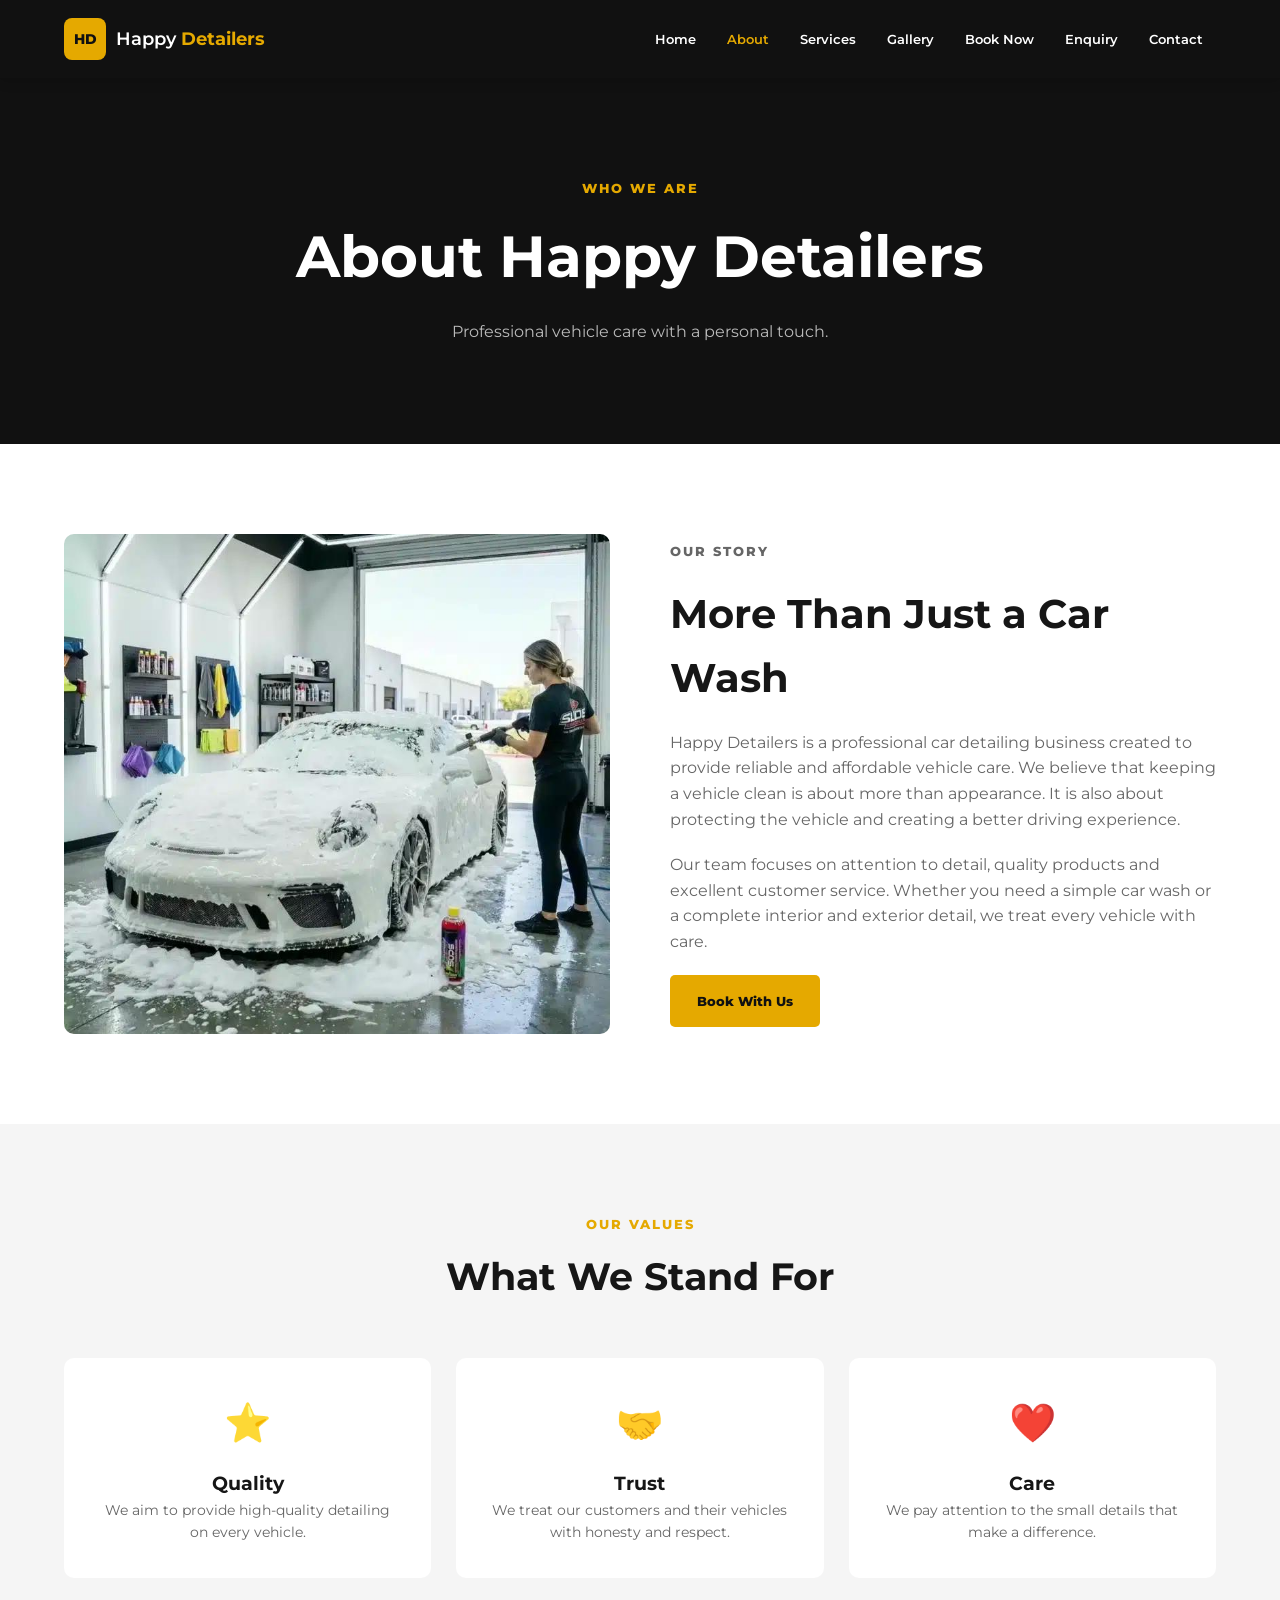
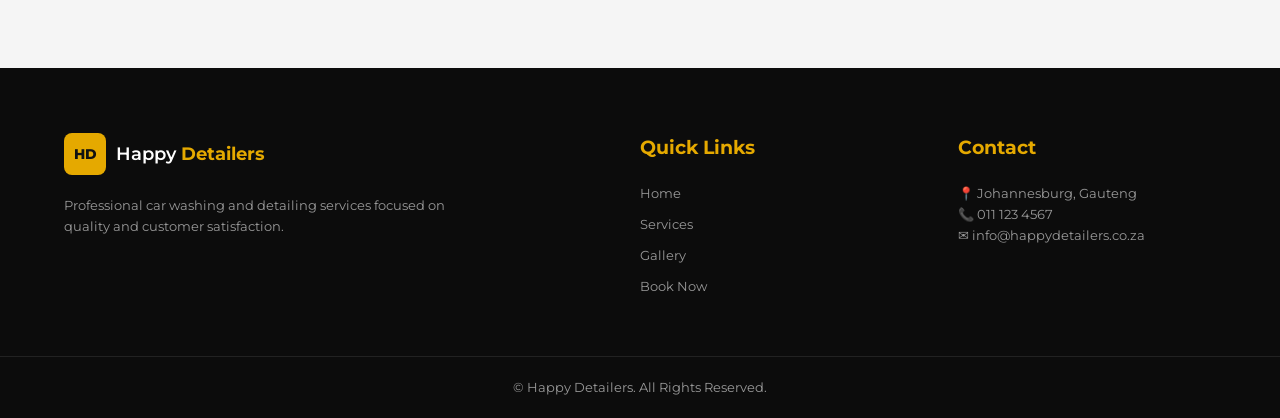
<file: about.html>
<!DOCTYPE html>
<html lang="en">
<head>

    <meta charset="UTF-8">
    <meta name="viewport" content="width=device-width, initial-scale=1.0">

    <title>About Us | Happy Detailers</title>

    <link rel="stylesheet" href="css/styles.css">

    <link rel="preconnect" href="https://fonts.googleapis.com">
    <link rel="preconnect" href="https://fonts.gstatic.com" crossorigin>
    <link href="https://fonts.googleapis.com/css2?family=Montserrat:wght@400;500;600;700;800&display=swap" rel="stylesheet">

</head>

<body>

<header class="header">

    <div class="container nav-container">

        <a href="index.html" class="logo">
            <span class="logo-icon">HD</span>
            <span>Happy <strong>Detailers</strong></span>
        </a>

        <button class="menu-toggle" id="menuToggle">☰</button>

        <nav class="navbar" id="navbar">
            <a href="index.html">Home</a>
            <a href="about.html" class="active">About</a>
            <a href="services.html">Services</a>
            <a href="gallery.html">Gallery</a>
            <a href="booking.html">Book Now</a>
            <a href="enquiry.html">Enquiry</a>
            <a href="contact.html">Contact</a>
        </nav>

    </div>

</header>


<main>

<section class="page-banner">

    <div class="container">

        <p class="small-title">WHO WE ARE</p>

        <h1>About Happy Detailers</h1>

        <p>
            Professional vehicle care with a personal touch.
        </p>

    </div>

</section>


<section class="section">

    <div class="container about-grid">

        <div class="about-image">
            <img src="images/_F4WR0TLExxnwlr7-lEGhakg_oUDuvJ_mCGQrLr1C-RzXDeaFekiOj8MmpuZEW0eDHwP3LemDoKowCGLQwpUFH_YjyyWE9HIFJ6UQEDXD-GvjuJZjHeg5dnG6D9SxtgzirO_gOec864JVghOMf1HWQJOwjIqTx96w7BMeSO1FsI.jpg" alt="Professional car detailing">
        </div>

        <div class="about-content">

            <p class="small-title">OUR STORY</p>

            <h2>More Than Just a Car Wash</h2>

            <p>
                Happy Detailers is a professional car detailing business
                created to provide reliable and affordable vehicle care.
                We believe that keeping a vehicle clean is about more
                than appearance. It is also about protecting the vehicle
                and creating a better driving experience.
            </p>

            <p>
                Our team focuses on attention to detail, quality products
                and excellent customer service. Whether you need a simple
                car wash or a complete interior and exterior detail,
                we treat every vehicle with care.
            </p>

            <a href="booking.html" class="btn btn-primary">
                Book With Us
            </a>

        </div>

    </div>

</section>


<section class="section light-section">

    <div class="container">

        <div class="section-heading">

            <p class="small-title">OUR VALUES</p>

            <h2>What We Stand For</h2>

        </div>


        <div class="values-grid">

            <div class="value-card">
                <div>⭐</div>
                <h3>Quality</h3>
                <p>
                    We aim to provide high-quality detailing
                    on every vehicle.
                </p>
            </div>

            <div class="value-card">
                <div>🤝</div>
                <h3>Trust</h3>
                <p>
                    We treat our customers and their vehicles
                    with honesty and respect.
                </p>
            </div>

            <div class="value-card">
                <div>❤️</div>
                <h3>Care</h3>
                <p>
                    We pay attention to the small details that
                    make a difference.
                </p>
            </div>

        </div>

    </div>

</section>

</main>


<footer class="footer">

    <div class="container footer-grid">

        <div>
            <a href="index.html" class="logo footer-logo">
                <span class="logo-icon">HD</span>
                <span>Happy <strong>Detailers</strong></span>
            </a>

            <p>
                Professional car washing and detailing services
                focused on quality and customer satisfaction.
            </p>
        </div>

        <div>
            <h3>Quick Links</h3>
            <a href="index.html">Home</a>
            <a href="services.html">Services</a>
            <a href="gallery.html">Gallery</a>
            <a href="booking.html">Book Now</a>
        </div>

        <div>
            <h3>Contact</h3>
            <p>📍 Johannesburg, Gauteng</p>
            <p>📞 011 123 4567</p>
            <p>✉ info@happydetailers.co.za</p>
        </div>

    </div>

    <div class="footer-bottom">
        <p>&copy; <span id="year"></span> Happy Detailers. All Rights Reserved.</p>
    </div>

</footer>

</body>
</html>
</file>
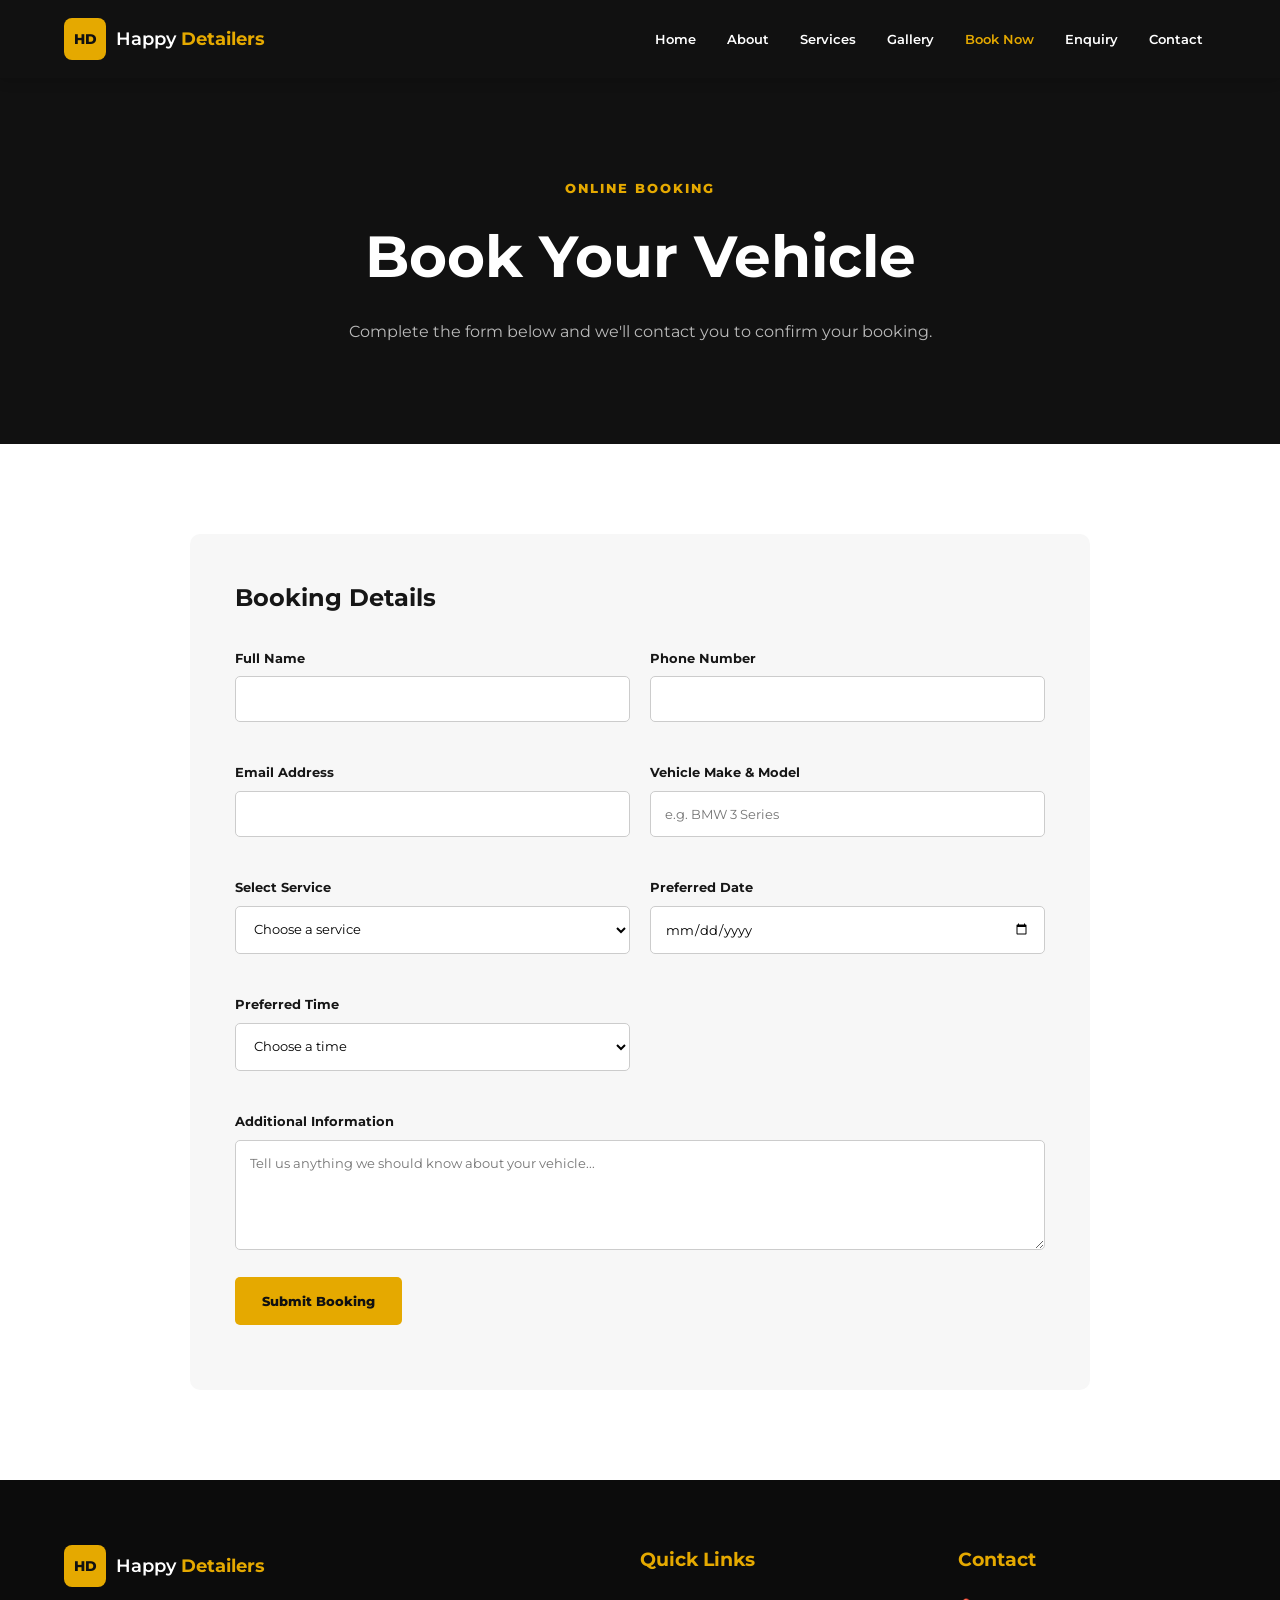
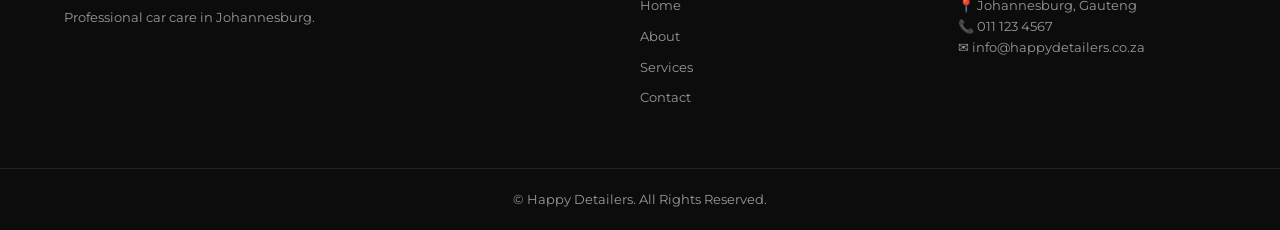
<file: booking.html>
<!DOCTYPE html>
<html lang="en">
<head>

    <meta charset="UTF-8">
    <meta name="viewport" content="width=device-width, initial-scale=1.0">

    <title>Book Now | Happy Detailers</title>

    <link rel="stylesheet" href="css/styles.css">

    <link rel="preconnect" href="https://fonts.googleapis.com">
    <link rel="preconnect" href="https://fonts.gstatic.com" crossorigin>
    <link href="https://fonts.googleapis.com/css2?family=Montserrat:wght@400;500;600;700;800&display=swap" rel="stylesheet">

</head>

<body>

<header class="header">

    <div class="container nav-container">

        <a href="index.html" class="logo">
            <span class="logo-icon">HD</span>
            <span>Happy <strong>Detailers</strong></span>
        </a>

        <button class="menu-toggle" id="menuToggle">☰</button>

        <nav class="navbar" id="navbar">
            <a href="index.html">Home</a>
            <a href="about.html">About</a>
            <a href="services.html">Services</a>
            <a href="gallery.html">Gallery</a>
            <a href="booking.html" class="active">Book Now</a>
            <a href="enquiry.html">Enquiry</a>
            <a href="contact.html">Contact</a>
        </nav>

    </div>

</header>


<main>

<section class="page-banner">

    <div class="container">

        <p class="small-title">ONLINE BOOKING</p>

        <h1>Book Your Vehicle</h1>

        <p>
            Complete the form below and we'll contact you to confirm your booking.
        </p>

    </div>

</section>


<section class="section">

    <div class="container form-container">

        <form id="bookingForm" class="form-card">

            <h2>Booking Details</h2>

            <div class="form-grid">

                <div class="form-group">
                    <label for="name">Full Name</label>
                    <input type="text" id="name" name="name" required>
                </div>

                <div class="form-group">
                    <label for="phone">Phone Number</label>
                    <input type="tel" id="phone" name="phone" required>
                </div>

                <div class="form-group">
                    <label for="email">Email Address</label>
                    <input type="email" id="email" name="email" required>
                </div>

                <div class="form-group">
                    <label for="vehicle">Vehicle Make & Model</label>
                    <input type="text" id="vehicle" name="vehicle" placeholder="e.g. BMW 3 Series" required>
                </div>

                <div class="form-group">
                    <label for="service">Select Service</label>

                    <select id="service" name="service" required>

                        <option value="">Choose a service</option>
                        <option value="Exterior Wash">Exterior Wash</option>
                        <option value="Full Detail">Full Detail</option>
                        <option value="Interior Deep Clean">Interior Deep Clean</option>
                        <option value="Upholstery Shampoo">Upholstery Shampoo</option>
                        <option value="Polishing & Waxing">Polishing & Waxing</option>
                        <option value="Ceramic Coating">Ceramic Coating</option>
                        <option value="Engine Detailing">Engine Detailing</option>

                    </select>

                </div>

                <div class="form-group">
                    <label for="date">Preferred Date</label>
                    <input type="date" id="date" name="date" required>
                </div>

                <div class="form-group">
                    <label for="time">Preferred Time</label>

                    <select id="time" name="time" required>

                        <option value="">Choose a time</option>
                        <option>08:00</option>
                        <option>09:00</option>
                        <option>10:00</option>
                        <option>11:00</option>
                        <option>12:00</option>
                        <option>13:00</option>
                        <option>14:00</option>
                        <option>15:00</option>
                        <option>16:00</option>

                    </select>

                </div>

                <div class="form-group">
                    <label for="message">Additional Information</label>
                    <textarea id="message" name="message" rows="5" placeholder="Tell us anything we should know about your vehicle..."></textarea>
                </div>

            </div>

            <button type="submit" class="btn btn-primary">
                Submit Booking
            </button>

            <p id="formMessage" class="form-message"></p>

        </form>

    </div>

</section>

</main>


<footer class="footer">

    <div class="container footer-grid">

        <div>
            <a href="index.html" class="logo footer-logo">
                <span class="logo-icon">HD</span>
                <span>Happy <strong>Detailers</strong></span>
            </a>
            <p>Professional car care in Johannesburg.</p>
        </div>

        <div>
            <h3>Quick Links</h3>
            <a href="index.html">Home</a>
            <a href="about.html">About</a>
            <a href="services.html">Services</a>
            <a href="contact.html">Contact</a>
        </div>

        <div>
            <h3>Contact</h3>
            <p>📍 Johannesburg, Gauteng</p>
            <p>📞 011 123 4567</p>
            <p>✉ info@happydetailers.co.za</p>
        </div>

    </div>

    <div class="footer-bottom">
        <p>&copy; <span id="year"></span> Happy Detailers. All Rights Reserved.</p>
    </div>

</footer>

</body>
</html>
</file>
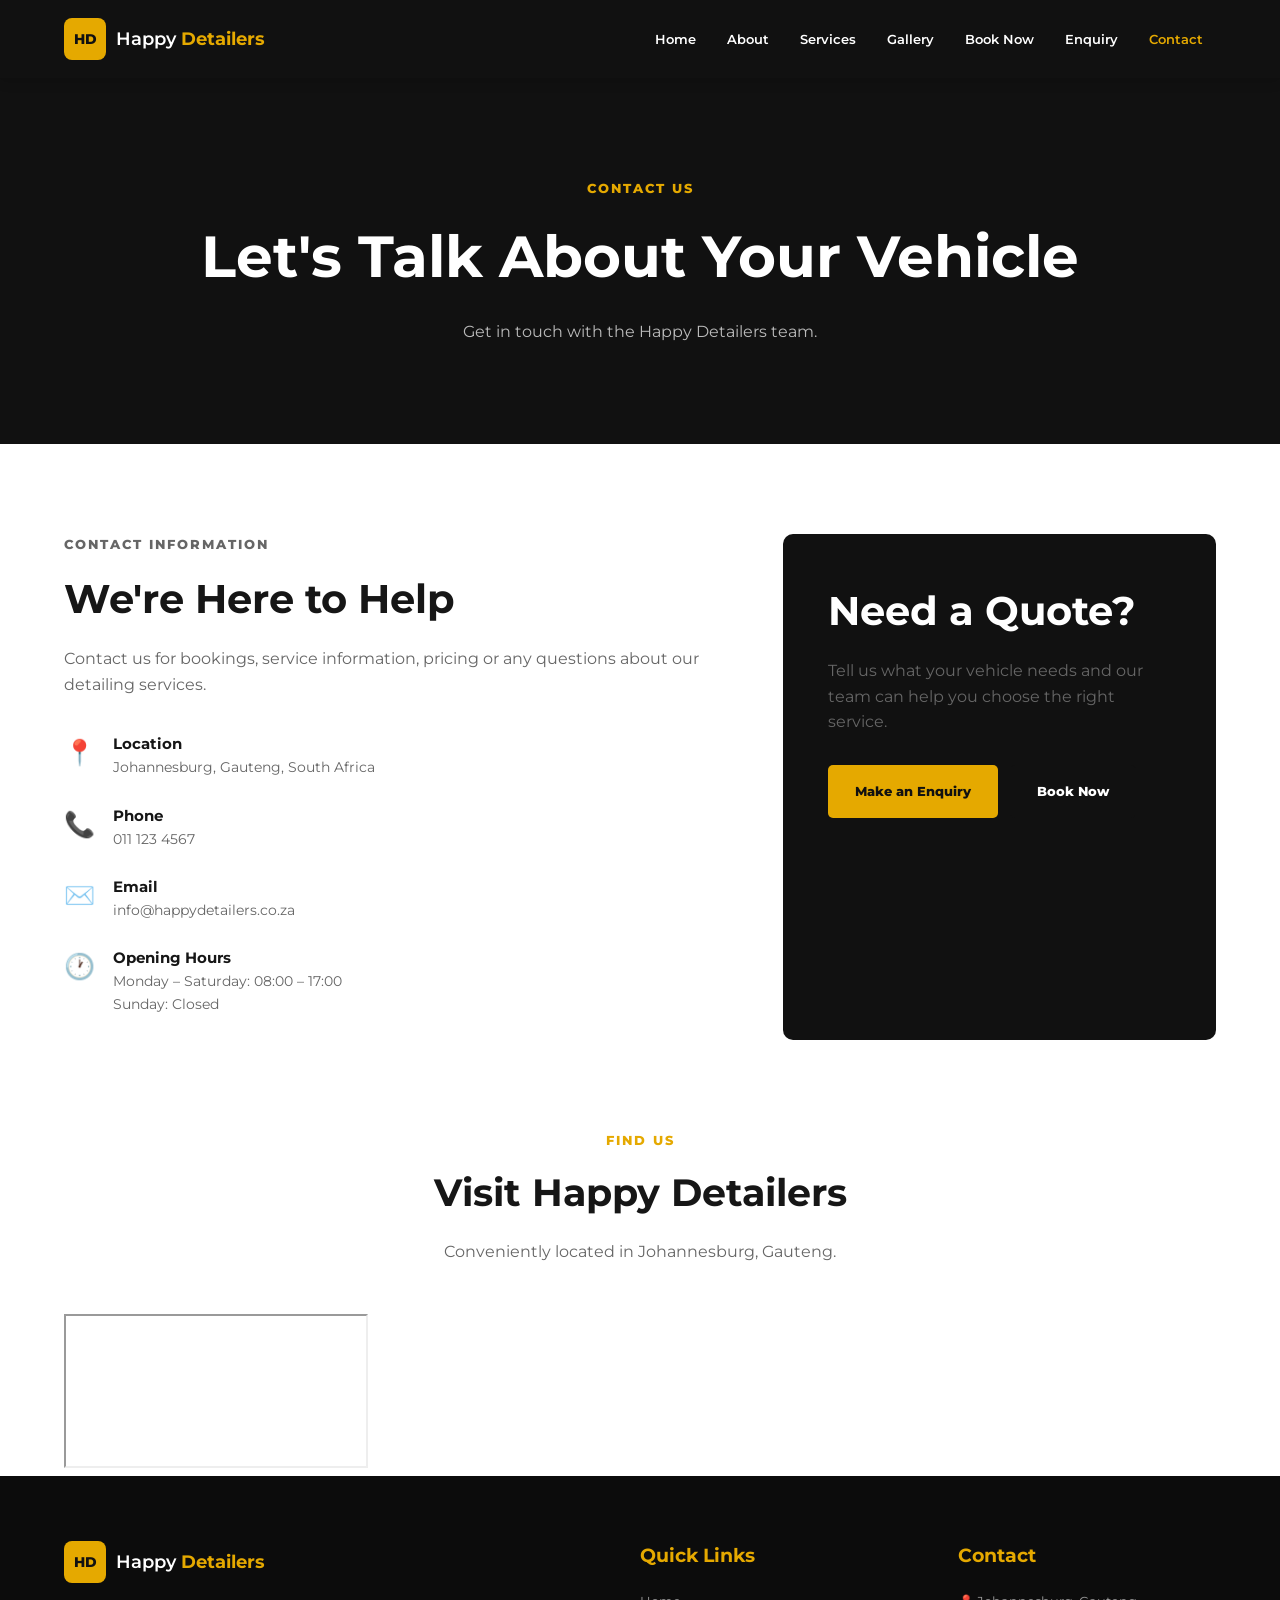
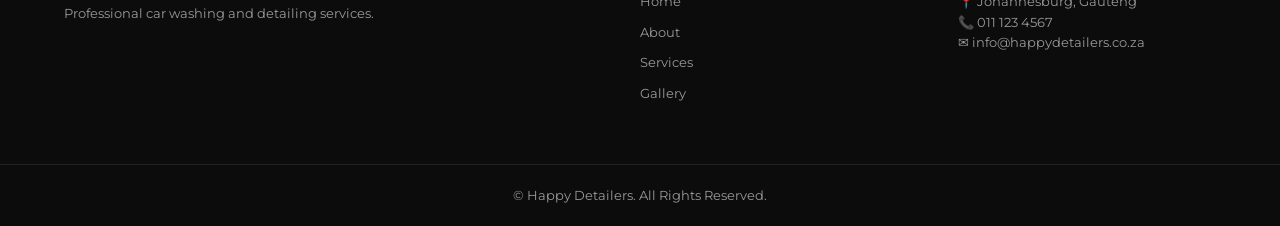
<file: contact.html>
<!DOCTYPE html>
<html lang="en">
<head>

    <meta charset="UTF-8">
    <meta name="viewport" content="width=device-width, initial-scale=1.0">

    <title>Contact | Happy Detailers</title>

    <link rel="stylesheet" href="css/styles.css">

    <link rel="preconnect" href="https://fonts.googleapis.com">
    <link rel="preconnect" href="https://fonts.gstatic.com" crossorigin>
    <link href="https://fonts.googleapis.com/css2?family=Montserrat:wght@400;500;600;700;800&display=swap" rel="stylesheet">

</head>

<body>

<header class="header">

    <div class="container nav-container">

        <a href="index.html" class="logo">
            <span class="logo-icon">HD</span>
            <span>Happy <strong>Detailers</strong></span>
        </a>

        <button class="menu-toggle" id="menuToggle">☰</button>

        <nav class="navbar" id="navbar">
            <a href="index.html">Home</a>
            <a href="about.html">About</a>
            <a href="services.html">Services</a>
            <a href="gallery.html">Gallery</a>
            <a href="booking.html">Book Now</a>
            <a href="enquiry.html">Enquiry</a>
            <a href="contact.html" class="active">Contact</a>
        </nav>

    </div>

</header>


<main>

<section class="page-banner">

    <div class="container">

        <p class="small-title">CONTACT US</p>

        <h1>Let's Talk About Your Vehicle</h1>

        <p>
            Get in touch with the Happy Detailers team.
        </p>

    </div>

</section>


<section class="section">

    <div class="container contact-grid">

        <div>

            <p class="small-title">CONTACT INFORMATION</p>

            <h2>We're Here to Help</h2>

            <p>
                Contact us for bookings, service information,
                pricing or any questions about our detailing services.
            </p>


            <div class="contact-info">

                <div>
                    <span>📍</span>
                    <div>
                        <h3>Location</h3>
                        <p>Johannesburg, Gauteng, South Africa</p>
                    </div>
                </div>


                <div>
                    <span>📞</span>
                    <div>
                        <h3>Phone</h3>
                        <p>011 123 4567</p>
                    </div>
                </div>


                <div>
                    <span>✉️</span>
                    <div>
                        <h3>Email</h3>
                        <p>info@happydetailers.co.za</p>
                    </div>
                </div>


                <div>
                    <span>🕐</span>
                    <div>
                        <h3>Opening Hours</h3>
                        <p>Monday – Saturday: 08:00 – 17:00</p>
                        <p>Sunday: Closed</p>
                    </div>
                </div>

            </div>

        </div>


        <div class="contact-box">

            <h2>Need a Quote?</h2>

            <p>
                Tell us what your vehicle needs and our team
                can help you choose the right service.
            </p>

            <a href="enquiry.html" class="btn btn-primary">
                Make an Enquiry
            </a>

            <a href="booking.html" class="btn btn-dark">
                Book Now
            </a>

        </div>

    </div>

</section>

</main>
<section class="map-section">

    <div class="container">

        <div class="section-heading">
            <p class="small-title">FIND US</p>
            <h2>Visit Happy Detailers</h2>
            <p>
                Conveniently located in Johannesburg, Gauteng.
            </p>
        </div>

        <div class="map-container">

            <iframe
                src="https://www.google.com/maps?q=Johannesburg,Gauteng,South Africa&output=embed"
                loading="lazy"
                allowfullscreen
                referrerpolicy="no-referrer-when-downgrade">
            </iframe>

        </div>

    </div>

</section>

<footer class="footer">

    <div class="container footer-grid">

        <div>
            <a href="index.html" class="logo footer-logo">
                <span class="logo-icon">HD</span>
                <span>Happy <strong>Detailers</strong></span>
            </a>

            <p>
                Professional car washing and detailing services.
            </p>
        </div>

        <div>
            <h3>Quick Links</h3>
            <a href="index.html">Home</a>
            <a href="about.html">About</a>
            <a href="services.html">Services</a>
            <a href="gallery.html">Gallery</a>
        </div>

        <div>
            <h3>Contact</h3>
            <p>📍 Johannesburg, Gauteng</p>
            <p>📞 011 123 4567</p>
            <p>✉ info@happydetailers.co.za</p>
        </div>

    </div>

    <div class="footer-bottom">
        <p>&copy; <span id="year"></span> Happy Detailers. All Rights Reserved.</p>
    </div>

</footer>

</body>
</html>
</file>
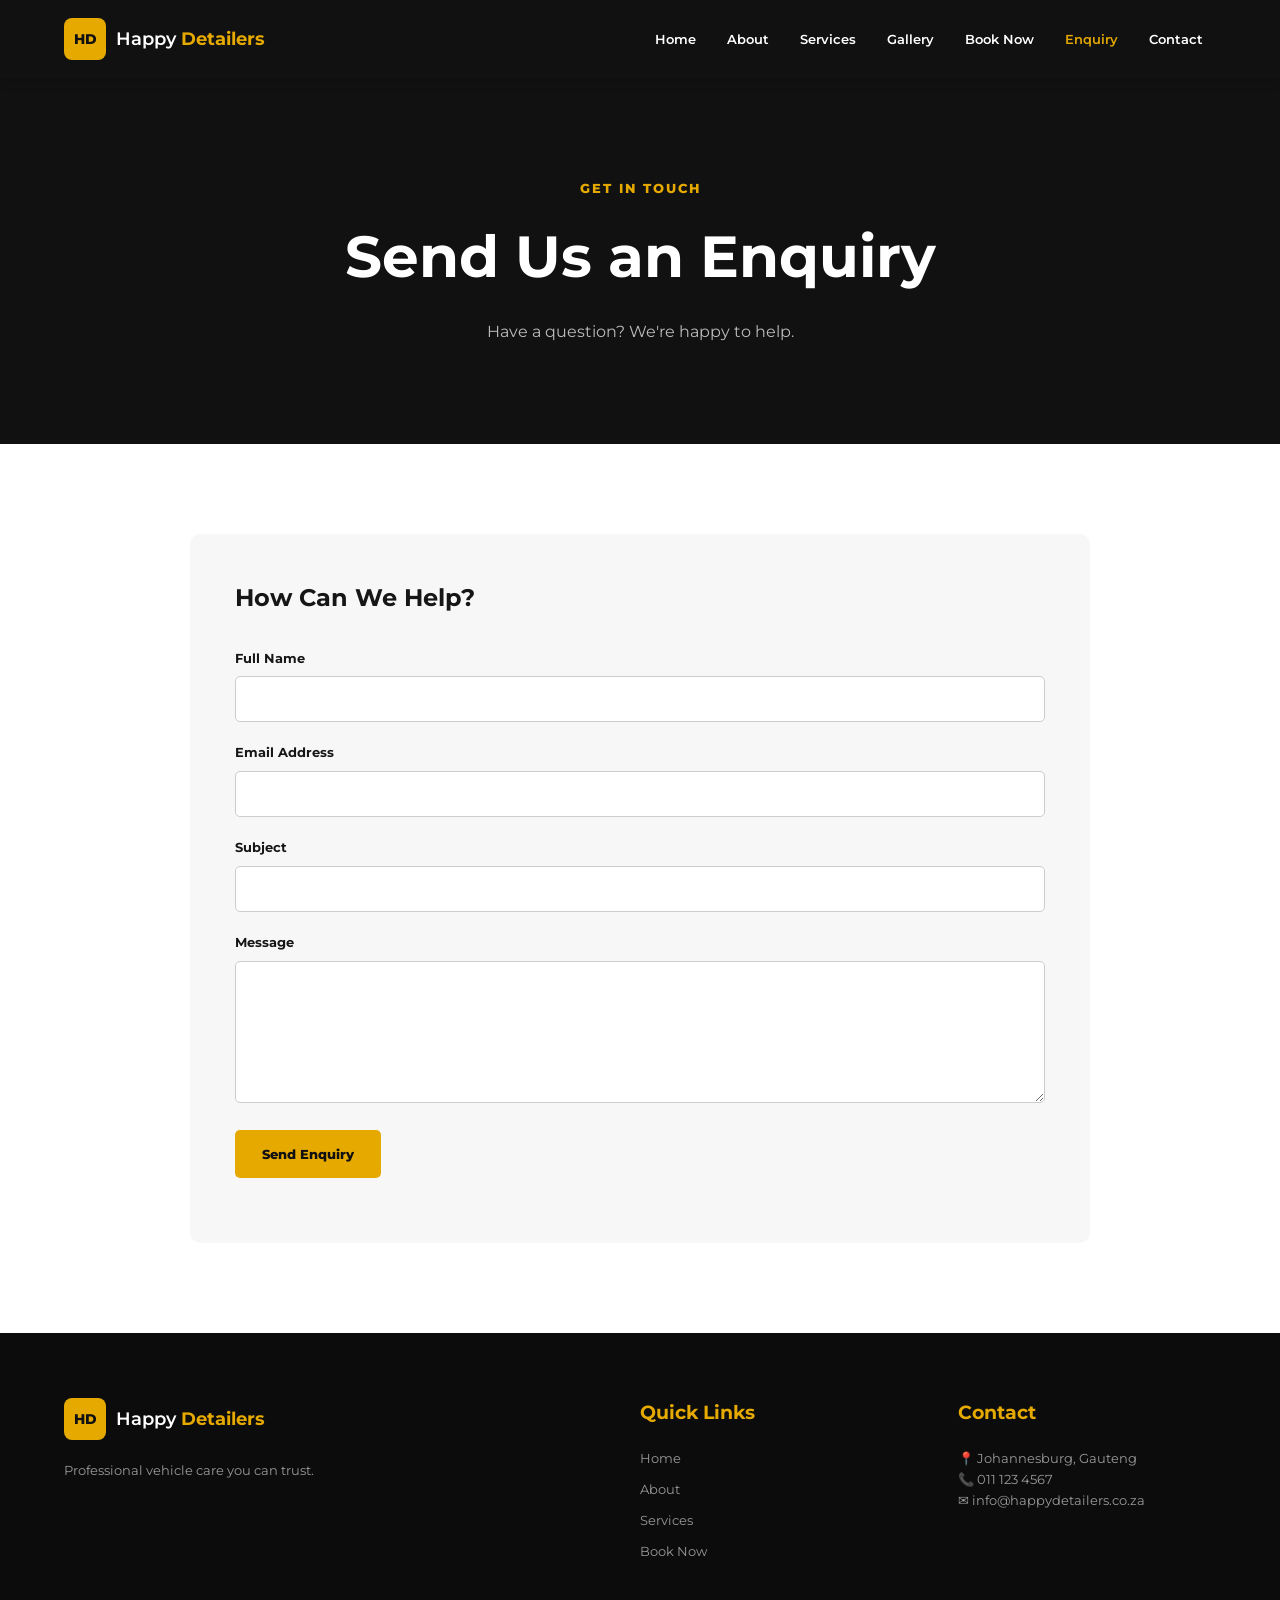
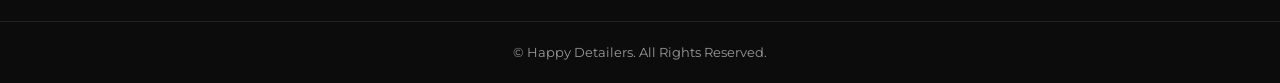
<file: enquiry.html>
<!DOCTYPE html>
<html lang="en">
<head>

    <meta charset="UTF-8">
    <meta name="viewport" content="width=device-width, initial-scale=1.0">

    <title>Enquiry | Happy Detailers</title>

    <link rel="stylesheet" href="css/styles.css">

    <link rel="preconnect" href="https://fonts.googleapis.com">
    <link rel="preconnect" href="https://fonts.gstatic.com" crossorigin>
    <link href="https://fonts.googleapis.com/css2?family=Montserrat:wght@400;500;600;700;800&display=swap" rel="stylesheet">

</head>

<body>

<header class="header">

    <div class="container nav-container">

        <a href="index.html" class="logo">
            <span class="logo-icon">HD</span>
            <span>Happy <strong>Detailers</strong></span>
        </a>

        <button class="menu-toggle" id="menuToggle">☰</button>

        <nav class="navbar" id="navbar">
            <a href="index.html">Home</a>
            <a href="about.html">About</a>
            <a href="services.html">Services</a>
            <a href="gallery.html">Gallery</a>
            <a href="booking.html">Book Now</a>
            <a href="enquiry.html" class="active">Enquiry</a>
            <a href="contact.html">Contact</a>
        </nav>

    </div>

</header>


<main>

<section class="page-banner">

    <div class="container">

        <p class="small-title">GET IN TOUCH</p>

        <h1>Send Us an Enquiry</h1>

        <p>
            Have a question? We're happy to help.
        </p>

    </div>

</section>


<section class="section">

    <div class="container form-container">

        <form id="enquiryForm" class="form-card">

            <h2>How Can We Help?</h2>

            <div class="form-group">

                <label for="enquiryName">Full Name</label>

                <input type="text" id="enquiryName" required>

            </div>


            <div class="form-group">

                <label for="enquiryEmail">Email Address</label>

                <input type="email" id="enquiryEmail" required>

            </div>


            <div class="form-group">

                <label for="enquirySubject">Subject</label>

                <input type="text" id="enquirySubject" required>

            </div>


            <div class="form-group">

                <label for="enquiryMessage">Message</label>

                <textarea id="enquiryMessage" rows="7" required></textarea>

            </div>


            <button type="submit" class="btn btn-primary">
                Send Enquiry
            </button>

            <p id="enquiryMessageResult" class="form-message"></p>

        </form>

    </div>

</section>

</main>


<footer class="footer">

    <div class="container footer-grid">

        <div>
            <a href="index.html" class="logo footer-logo">
                <span class="logo-icon">HD</span>
                <span>Happy <strong>Detailers</strong></span>
            </a>
            <p>Professional vehicle care you can trust.</p>
        </div>

        <div>
            <h3>Quick Links</h3>
            <a href="index.html">Home</a>
            <a href="about.html">About</a>
            <a href="services.html">Services</a>
            <a href="booking.html">Book Now</a>
        </div>

        <div>
            <h3>Contact</h3>
            <p>📍 Johannesburg, Gauteng</p>
            <p>📞 011 123 4567</p>
            <p>✉ info@happydetailers.co.za</p>
        </div>

    </div>

    <div class="footer-bottom">
        <p>&copy; <span id="year"></span> Happy Detailers. All Rights Reserved.</p>
    </div>

</footer>

</body>
</html>
</file>
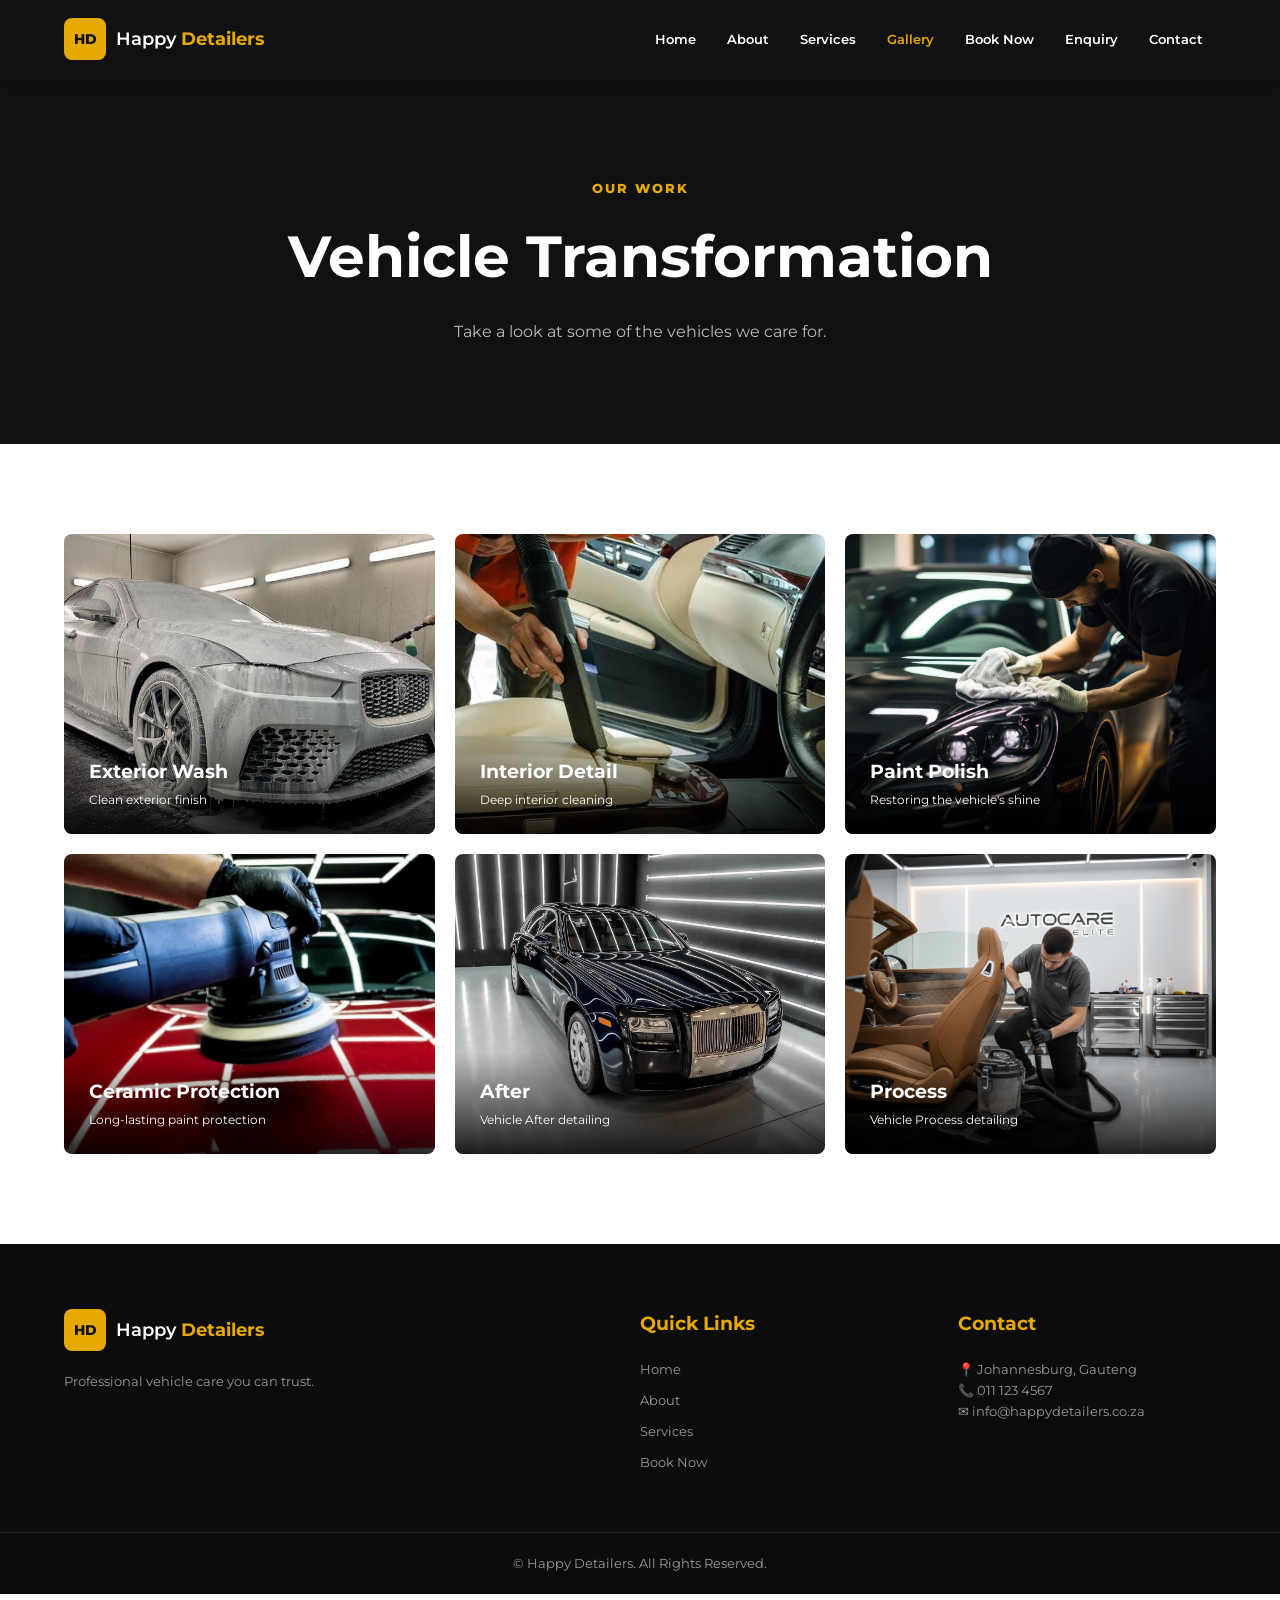
<file: gallery.html>
<!DOCTYPE html>
<html lang="en">
<head>

    <meta charset="UTF-8">
    <meta name="viewport" content="width=device-width, initial-scale=1.0">

    <title>Gallery | Happy Detailers</title>

    <link rel="stylesheet" href="css/styles.css">

    <link rel="preconnect" href="https://fonts.googleapis.com">
    <link rel="preconnect" href="https://fonts.gstatic.com" crossorigin>
    <link href="https://fonts.googleapis.com/css2?family=Montserrat:wght@400;500;600;700;800&display=swap" rel="stylesheet">

</head>

<body>

<header class="header">

    <div class="container nav-container">

        <a href="index.html" class="logo">
            <span class="logo-icon">HD</span>
            <span>Happy <strong>Detailers</strong></span>
        </a>

        <button class="menu-toggle" id="menuToggle">☰</button>

        <nav class="navbar" id="navbar">
            <a href="index.html">Home</a>
            <a href="about.html">About</a>
            <a href="services.html">Services</a>
            <a href="gallery.html" class="active">Gallery</a>
            <a href="booking.html">Book Now</a>
            <a href="enquiry.html">Enquiry</a>
            <a href="contact.html">Contact</a>
        </nav>

    </div>

</header>


<main>

<section class="page-banner">

    <div class="container">

        <p class="small-title">OUR WORK</p>

        <h1>Vehicle Transformation</h1>

        <p>
            Take a look at some of the vehicles we care for.
        </p>

    </div>

</section>


<section class="section">

    <div class="container">

        <div class="gallery-grid">

            <div class="gallery-item">
                <img src="images/DEMWgorXcbYfVxEw7LQ6K_FPHkCKr0oIRPLFYHqzmAATdw4oPUbULIzW7BI21PGac9f1z3vjaW_TxDHdM4h5l2LAiNtR_Z-o56SBQFn4HSPG3D8YJ4uinNZ2HAj4Ib0Pt295IKaaBnRePSH3Qm5MCVnROf93AGkD4n0ICfk3PWxpXsMukImKYW33vbBlv0Hu.jpg" alt="Exterior car wash">
                <div class="gallery-caption">
                    <h3>Exterior Wash</h3>
                    <p>Clean exterior finish</p>
                </div>
            </div>

            <div class="gallery-item">
                <img src="images/OhviwbmSy8VcvWtoiJgspAb3QjsRXhAkCddvRLnUFFRXMqoGbHngtHo1NYuqZ3kIPakxNaX8i8XRe6Mvtdnixx9MCByGjuDdSDwLZ7SGhFo01lVitzVpsSPeLL_9bQgMxnJLzbdcmErwTjW9QPIkJJKTbkkCeVptIux9XbZ2PvY.jpg" alt="Car interior detailing">
                <div class="gallery-caption">
                    <h3>Interior Detail</h3>
                    <p>Deep interior cleaning</p>
                </div>
            </div>

            <div class="gallery-item">
                <img src="images/R3PULNGwkhcq8yXyAfxL3-_WgsVwsnCNE5vRHAhO3vo0JyZdW0DIlRHwweirWHAACgAhzI1e2c1UB0L3zGMnQA1ZqFK3liyK6Eq3NcY-6hvuvGObbUTzS1aaINy1Wk8l_yrtVByvv6VeAqWQc8RNSoHt6LZbBcGtesTU9ouXTuk.jpg" alt="Car polishing">
                <div class="gallery-caption">
                    <h3>Paint Polish</h3>
                    <p>Restoring the vehicle's shine</p>
                </div>
            </div>

            <div class="gallery-item">
                <img src="images/snk8Pa3OliJ_nSrZx_k8obM1MgjNOK1_w_h4TYAi5tCGtGXMP18gWFsjO-UNp00GVdy1GjPcNzHNDg0p3a5TqR87vCE0DSdNsb6fQociIqxM04Bl009jjqKvY-2Ib5IOJShoAf06xFf-JWqTiiEQDvS4t_Yw7g6__zTAFGMZADpc8bMCTRG7q3Fvg-ByChlx.jpg" alt="Ceramic coating">
                <div class="gallery-caption">
                    <h3>Ceramic Protection</h3>
                    <p>Long-lasting paint protection</p>
                </div>
            </div>

            <div class="gallery-item">
                <img src="images/Vy1vgVUF5Tzk2aT4dDkD3aBOLBr-SPjPjYZm_R7Iz4NkdacPW9UfBgjskh5Q-7z3wtKKv5y2dIEhiQsn6Fiy-bOpJ-geAGPwxEMPxPjz4BxoaXRqx0yck1VhrvB6FNTPOWmWqU6tiOp92jQlmagLDixIJLQ12YM_sf3y3nXV18H_diccbZbbZSPuBuaQyeuJ.jpg" alt="Vehicle after detailing">
                <div class="gallery-caption">
                    <h3>After</h3>
                    <p>Vehicle After detailing</p>
                </div>
            </div>

            <div class="gallery-item">
                <img src="images/WYLaEB1tBt8zwFdVrLq30lQgtLtmiyOCviG2VkqI7wJfyReFbSEJ6Q-t1T1T7k9hEnLDT9hRHcgbusVGfLg2dkqwgW8HFuDTP5Xr2AN4knMdPNkQssC6xERXFmP31oEV6vbhxbDEMGl0AeEtnFxJ75GZnPlr7uM0dRT4vNL1u80lO0ySKnKk4-fr1KtLaN0i.jpg" alt="Vehicle interior detailing">
                <div class="gallery-caption">
                    <h3>Process</h3>
                    <p>Vehicle Process detailing</p>
                </div>
            </div>

        </div>

    </div>

</section>

</main>


<footer class="footer">

    <div class="container footer-grid">

        <div>
            <a href="index.html" class="logo footer-logo">
                <span class="logo-icon">HD</span>
                <span>Happy <strong>Detailers</strong></span>
            </a>

            <p>
                Professional vehicle care you can trust.
            </p>
        </div>

        <div>
            <h3>Quick Links</h3>
            <a href="index.html">Home</a>
            <a href="about.html">About</a>
            <a href="services.html">Services</a>
            <a href="booking.html">Book Now</a>
        </div>

        <div>
            <h3>Contact</h3>
            <p>📍 Johannesburg, Gauteng</p>
            <p>📞 011 123 4567</p>
            <p>✉ info@happydetailers.co.za</p>
        </div>

    </div>

    <div class="footer-bottom">
        <p>&copy; <span id="year"></span> Happy Detailers. All Rights Reserved.</p>
    </div>

</footer>>

</body>
</html>
</file>
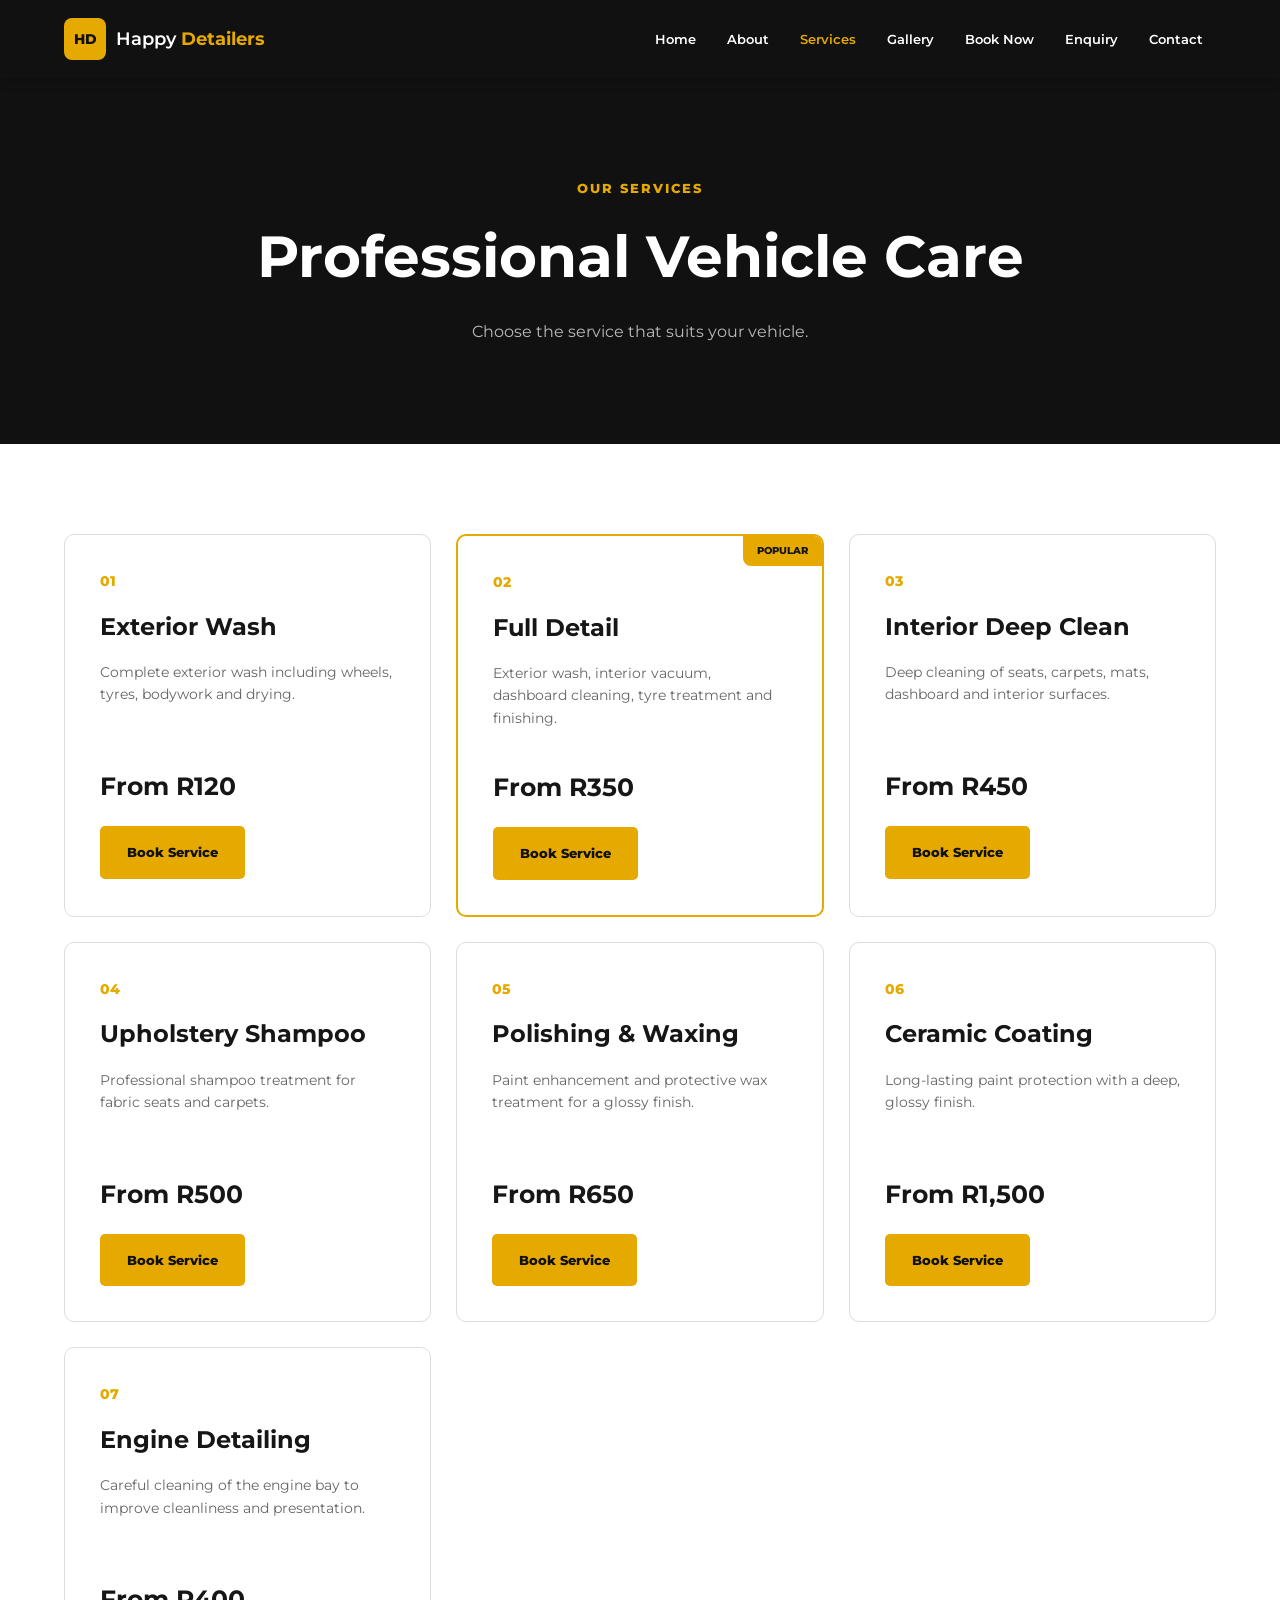
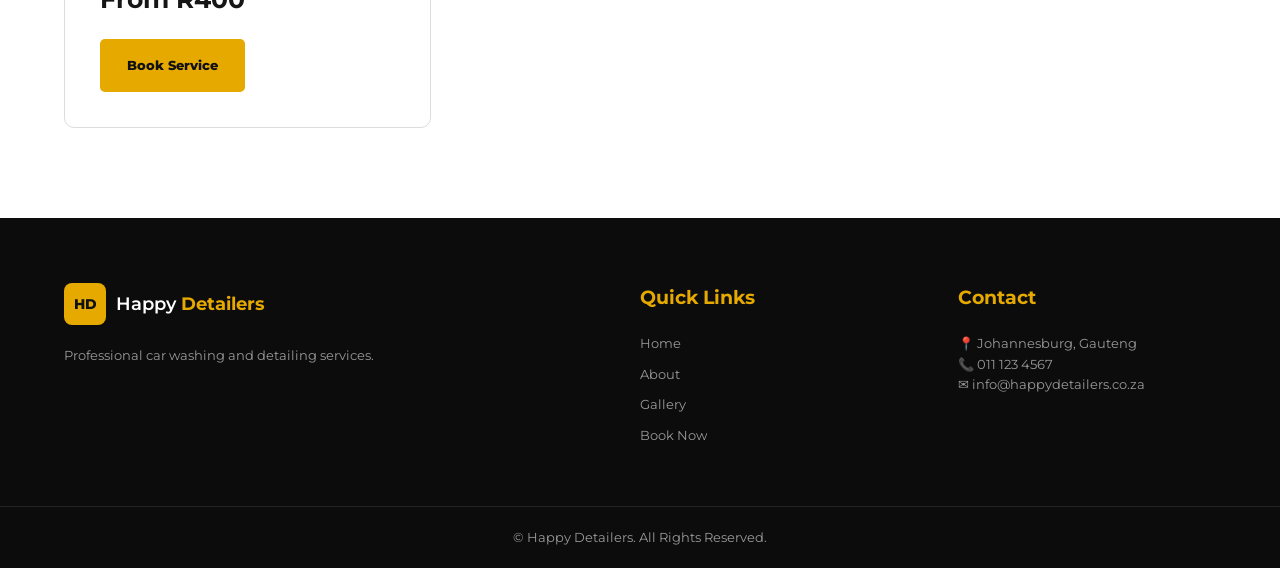
<file: services.html>
<!DOCTYPE html>
<html lang="en">
<head>

    <meta charset="UTF-8">
    <meta name="viewport" content="width=device-width, initial-scale=1.0">

    <title>Services | Happy Detailers</title>

    <link rel="stylesheet" href="css/styles.css">

    <link rel="preconnect" href="https://fonts.googleapis.com">
    <link rel="preconnect" href="https://fonts.gstatic.com" crossorigin>
    <link href="https://fonts.googleapis.com/css2?family=Montserrat:wght@400;500;600;700;800&display=swap" rel="stylesheet">

</head>

<body>

<header class="header">

    <div class="container nav-container">

        <a href="index.html" class="logo">
            <span class="logo-icon">HD</span>
            <span>Happy <strong>Detailers</strong></span>
        </a>

        <button class="menu-toggle" id="menuToggle">☰</button>

        <nav class="navbar" id="navbar">
            <a href="index.html">Home</a>
            <a href="about.html">About</a>
            <a href="services.html" class="active">Services</a>
            <a href="gallery.html">Gallery</a>
            <a href="booking.html">Book Now</a>
            <a href="enquiry.html">Enquiry</a>
            <a href="contact.html">Contact</a>
        </nav>

    </div>

</header>


<main>

<section class="page-banner">

    <div class="container">

        <p class="small-title">OUR SERVICES</p>

        <h1>Professional Vehicle Care</h1>

        <p>
            Choose the service that suits your vehicle.
        </p>

    </div>

</section>


<section class="section">

    <div class="container">

        <div class="pricing-grid">

            <article class="price-card">

                <div class="service-number">01</div>

                <h2>Exterior Wash</h2>

                <p>
                    Complete exterior wash including wheels,
                    tyres, bodywork and drying.
                </p>

                <h3>From R120</h3>

                <a href="booking.html" class="btn btn-primary">
                    Book Service
                </a>

            </article>


            <article class="price-card featured">

                <div class="popular">POPULAR</div>

                <div class="service-number">02</div>

                <h2>Full Detail</h2>

                <p>
                    Exterior wash, interior vacuum, dashboard
                    cleaning, tyre treatment and finishing.
                </p>

                <h3>From R350</h3>

                <a href="booking.html" class="btn btn-primary">
                    Book Service
                </a>

            </article>


            <article class="price-card">

                <div class="service-number">03</div>

                <h2>Interior Deep Clean</h2>

                <p>
                    Deep cleaning of seats, carpets, mats,
                    dashboard and interior surfaces.
                </p>

                <h3>From R450</h3>

                <a href="booking.html" class="btn btn-primary">
                    Book Service
                </a>

            </article>


            <article class="price-card">

                <div class="service-number">04</div>

                <h2>Upholstery Shampoo</h2>

                <p>
                    Professional shampoo treatment for fabric
                    seats and carpets.
                </p>

                <h3>From R500</h3>

                <a href="booking.html" class="btn btn-primary">
                    Book Service
                </a>

            </article>


            <article class="price-card">

                <div class="service-number">05</div>

                <h2>Polishing & Waxing</h2>

                <p>
                    Paint enhancement and protective wax treatment
                    for a glossy finish.
                </p>

                <h3>From R650</h3>

                <a href="booking.html" class="btn btn-primary">
                    Book Service
                </a>

            </article>


            <article class="price-card">

                <div class="service-number">06</div>

                <h2>Ceramic Coating</h2>

                <p>
                    Long-lasting paint protection with a deep,
                    glossy finish.
                </p>

                <h3>From R1,500</h3>

                <a href="booking.html" class="btn btn-primary">
                    Book Service
                </a>

            </article>


            <article class="price-card">

                <div class="service-number">07</div>

                <h2>Engine Detailing</h2>

                <p>
                    Careful cleaning of the engine bay to improve
                    cleanliness and presentation.
                </p>

                <h3>From R400</h3>

                <a href="booking.html" class="btn btn-primary">
                    Book Service
                </a>

            </article>

        </div>

    </div>

</section>

</main>


<footer class="footer">

    <div class="container footer-grid">

        <div>
            <a href="index.html" class="logo footer-logo">
                <span class="logo-icon">HD</span>
                <span>Happy <strong>Detailers</strong></span>
            </a>

            <p>
                Professional car washing and detailing services.
            </p>
        </div>

        <div>
            <h3>Quick Links</h3>
            <a href="index.html">Home</a>
            <a href="about.html">About</a>
            <a href="gallery.html">Gallery</a>
            <a href="booking.html">Book Now</a>
        </div>

        <div>
            <h3>Contact</h3>
            <p>📍 Johannesburg, Gauteng</p>
            <p>📞 011 123 4567</p>
            <p>✉ info@happydetailers.co.za</p>
        </div>

    </div>

    <div class="footer-bottom">
        <p>&copy; <span id="year"></span> Happy Detailers. All Rights Reserved.</p>
    </div>

</footer>

</body>
</html>
</file>
<file: css/styles.css>
/* =========================================================
   HAPPY DETAILERS
   MAIN STYLESHEET
   ========================================================= */


/* =========================
   RESET
   ========================= */

* {
    margin: 0;
    padding: 0;
    box-sizing: border-box;
}

html {
    scroll-behavior: smooth;
}

body {
    font-family: "Montserrat", sans-serif;
    color: #161616;
    background: #ffffff;
    line-height: 1.6;
}

img {
    width: 100%;
    display: block;
}

a {
    text-decoration: none;
    color: inherit;
}

button,
input,
select,
textarea {
    font-family: inherit;
}


/* =========================
   GENERAL
   ========================= */

.container {
    width: 90%;
    max-width: 1200px;
    margin: auto;
}

.section {
    padding: 90px 0;
}

.light-section {
    background: #f5f5f5;
}

.small-title {
    color: #e5a900;
    font-size: 13px;
    font-weight: 800;
    letter-spacing: 2px;
    margin-bottom: 12px;
}

.section-heading {
    max-width: 700px;
    margin: 0 auto 50px;
    text-align: center;
}

.section-heading h2 {
    font-size: 38px;
    margin-bottom: 15px;
}

.section-heading p:last-child {
    color: #666;
}


/* =========================
   HEADER
   ========================= */

.header {
    background: #111111;
    color: white;
    position: sticky;
    top: 0;
    z-index: 1000;
    box-shadow: 0 2px 12px rgba(0, 0, 0, 0.2);
}

.nav-container {
    min-height: 78px;
    display: flex;
    align-items: center;
    justify-content: space-between;
}

.logo {
    display: flex;
    align-items: center;
    gap: 10px;
    font-size: 18px;
    font-weight: 600;
}

.logo strong {
    color: #e5a900;
}

.logo-icon {
    width: 42px;
    height: 42px;
    border-radius: 8px;
    display: flex;
    justify-content: center;
    align-items: center;
    background: #e5a900;
    color: #111;
    font-size: 14px;
    font-weight: 800;
}

.navbar {
    display: flex;
    gap: 5px;
}

.navbar a {
    padding: 10px 13px;
    font-size: 13px;
    font-weight: 600;
    transition: 0.3s;
}

.navbar a:hover,
.navbar a.active {
    color: #e5a900;
}

.menu-toggle {
    display: none;
    border: none;
    background: transparent;
    color: white;
    font-size: 28px;
    cursor: pointer;
}


/* =========================
   HERO
   ========================= */

.hero {
    min-height: 650px;
    position: relative;
    display: flex;
    align-items: center;
    background:
        linear-gradient(rgba(0,0,0,.62), rgba(0,0,0,.72)),
        url("../images/hero-car.jpg") center/cover no-repeat;
    color: white;
}

.hero-content {
    position: relative;
    z-index: 2;
}

.hero-tag {
    color: #e5a900;
    font-weight: 800;
    letter-spacing: 3px;
    font-size: 13px;
    margin-bottom: 18px;
}

.hero h1 {
    font-size: clamp(42px, 7vw, 76px);
    line-height: 1.05;
    max-width: 800px;
    margin-bottom: 25px;
}

.hero h1 span {
    color: #e5a900;
}

.hero-text {
    max-width: 620px;
    color: #e6e6e6;
    font-size: 17px;
    margin-bottom: 30px;
}

.hero-buttons {
    display: flex;
    gap: 15px;
    flex-wrap: wrap;
}


/* =========================
   BUTTONS
   ========================= */

.btn {
    display: inline-block;
    padding: 14px 25px;
    border-radius: 5px;
    font-size: 13px;
    font-weight: 800;
    border: 2px solid transparent;
    cursor: pointer;
    transition: 0.3s;
}

.btn-primary {
    background: #e5a900;
    color: #111;
}

.btn-primary:hover {
    background: #ffc21a;
    transform: translateY(-2px);
}

.btn-outline {
    border-color: white;
    color: white;
}

.btn-outline:hover {
    background: white;
    color: #111;
}

.btn-dark {
    background: #111;
    color: white;
    margin-left: 8px;
}

.btn-dark:hover {
    background: #333;
}


/* =========================
   STATS
   ========================= */

.stats {
    background: #111;
    color: white;
    padding: 35px 0;
}

.stats-grid {
    display: grid;
    grid-template-columns: repeat(4, 1fr);
    text-align: center;
}

.stat {
    border-right: 1px solid #333;
}

.stat:last-child {
    border-right: none;
}

.stat h2 {
    color: #e5a900;
    font-size: 30px;
}

.stat p {
    color: #aaa;
    font-size: 13px;
}


/* =========================
   SERVICE CARDS
   ========================= */

.service-cards {
    display: grid;
    grid-template-columns: repeat(3, 1fr);
    gap: 25px;
}

.card {
    padding: 35px;
    border: 1px solid #e5e5e5;
    border-radius: 10px;
    transition: 0.3s;
    background: white;
}

.card:hover {
    transform: translateY(-8px);
    box-shadow: 0 15px 35px rgba(0,0,0,.1);
}

.card-icon {
    font-size: 38px;
    margin-bottom: 20px;
}

.card h3 {
    margin-bottom: 12px;
}

.card p {
    color: #666;
    margin-bottom: 20px;
    font-size: 14px;
}

.card a {
    color: #d49700;
    font-weight: 800;
    font-size: 13px;
}


/* =========================
   CTA
   ========================= */

.cta {
    background: #e5a900;
    padding: 60px 0;
}

.cta-content {
    display: flex;
    align-items: center;
    justify-content: space-between;
    gap: 30px;
}

.cta .small-title {
    color: #111;
}

.cta h2 {
    max-width: 650px;
    font-size: 35px;
}

.cta .btn-primary {
    background: #111;
    color: white;
}


/* =========================
   PAGE BANNER
   ========================= */

.page-banner {
    background: #111;
    color: white;
    padding: 100px 0;
    text-align: center;
}

.page-banner h1 {
    font-size: clamp(38px, 6vw, 58px);
    margin-bottom: 15px;
}

.page-banner p:last-child {
    color: #bbb;
}


/* =========================
   ABOUT
   ========================= */

.about-grid {
    display: grid;
    grid-template-columns: 1fr 1fr;
    gap: 60px;
    align-items: center;
}

.about-image img {
    height: 500px;
    object-fit: cover;
    border-radius: 10px;
}

.about-content h2 {
    font-size: 40px;
    margin-bottom: 20px;
}

.about-content p {
    color: #666;
    margin-bottom: 20px;
}

.values-grid {
    display: grid;
    grid-template-columns: repeat(3, 1fr);
    gap: 25px;
}

.value-card {
    background: white;
    padding: 35px;
    border-radius: 10px;
    text-align: center;
}

.value-card div {
    font-size: 38px;
    margin-bottom: 15px;
}

.value-card p {
    color: #666;
    font-size: 14px;
}


/* =========================
   PRICING
   ========================= */

.pricing-grid {
    display: grid;
    grid-template-columns: repeat(3, 1fr);
    gap: 25px;
}

.price-card {
    border: 1px solid #ddd;
    padding: 35px;
    border-radius: 10px;
    position: relative;
    background: white;
}

.price-card.featured {
    border: 2px solid #e5a900;
}

.popular {
    position: absolute;
    top: 0;
    right: 0;
    background: #e5a900;
    padding: 7px 14px;
    font-size: 10px;
    font-weight: 800;
    border-radius: 0 8px 0 8px;
}

.service-number {
    color: #e5a900;
    font-weight: 800;
    font-size: 14px;
    margin-bottom: 15px;
}

.price-card h2 {
    margin-bottom: 15px;
}

.price-card p {
    color: #666;
    font-size: 14px;
    min-height: 85px;
}

.price-card h3 {
    font-size: 25px;
    margin: 20px 0;
}


/* =========================
   GALLERY
   ========================= */

.gallery-grid {
    display: grid;
    grid-template-columns: repeat(3, 1fr);
    gap: 20px;
}

.gallery-item {
    height: 300px;
    overflow: hidden;
    position: relative;
    border-radius: 8px;
}

.gallery-item img {
    height: 100%;
    object-fit: cover;
    transition: 0.5s;
}

.gallery-item:hover img {
    transform: scale(1.08);
}

.gallery-caption {
    position: absolute;
    bottom: 0;
    left: 0;
    right: 0;
    padding: 25px;
    color: white;
    background: linear-gradient(transparent, rgba(0,0,0,.85));
}

.gallery-caption h3 {
    margin-bottom: 3px;
}

.gallery-caption p {
    font-size: 12px;
}


/* =========================
   FORMS
   ========================= */

.form-container {
    max-width: 900px;
}

.form-card {
    background: #f7f7f7;
    padding: 45px;
    border-radius: 10px;
}

.form-card h2 {
    margin-bottom: 30px;
}

.form-grid {
    display: grid;
    grid-template-columns: 1fr 1fr;
    gap: 20px;
}

.form-group {
    margin-bottom: 20px;
}

.form-group:last-child {
    grid-column: 1 / -1;
}

.form-group label {
    display: block;
    margin-bottom: 8px;
    font-size: 13px;
    font-weight: 700;
}

.form-group input,
.form-group select,
.form-group textarea {
    width: 100%;
    padding: 14px;
    border: 1px solid #ccc;
    border-radius: 5px;
    background: white;
    outline: none;
}

.form-group input:focus,
.form-group select:focus,
.form-group textarea:focus {
    border-color: #e5a900;
}

.form-message {
    margin-top: 20px;
    font-weight: 700;
}


/* =========================
   CONTACT
   ========================= */

.contact-grid {
    display: grid;
    grid-template-columns: 1.2fr .8fr;
    gap: 70px;
}

.contact-grid h2 {
    font-size: 40px;
    margin-bottom: 15px;
}

.contact-grid > div > p {
    color: #666;
}

.contact-info {
    margin-top: 35px;
}

.contact-info > div {
    display: flex;
    gap: 18px;
    margin-bottom: 25px;
}

.contact-info span {
    font-size: 25px;
}

.contact-info h3 {
    font-size: 15px;
}

.contact-info p {
    color: #666;
    font-size: 14px;
}

.contact-box {
    background: #111;
    color: white;
    padding: 45px;
    border-radius: 10px;
}

.contact-box h2 {
    margin-bottom: 15px;
}

.contact-box p {
    color: #bbb;
    margin-bottom: 30px;
}

.contact-box .btn {
    margin-bottom: 10px;
}


/* =========================
   FOOTER
   ========================= */

.footer {
    background: #0c0c0c;
    color: white;
    padding-top: 65px;
}

.footer-grid {
    display: grid;
    grid-template-columns: 2fr 1fr 1fr;
    gap: 60px;
    padding-bottom: 50px;
}

.footer-logo {
    margin-bottom: 20px;
}

.footer p {
    color: #999;
    font-size: 13px;
    max-width: 400px;
}

.footer h3 {
    margin-bottom: 20px;
    color: #e5a900;
}

.footer-grid > div > a:not(.logo) {
    display: block;
    color: #999;
    margin-bottom: 10px;
    font-size: 13px;
}

.footer-grid > div > a:not(.logo):hover {
    color: #e5a900;
}

.footer-bottom {
    border-top: 1px solid #222;
    padding: 20px;
    text-align: center;
}

.footer-bottom p {
    max-width: none;
    margin: auto;
}


/* =========================
   RESPONSIVE TABLET
   ========================= */

@media (max-width: 900px) {

    .navbar {
        gap: 0;
    }

    .navbar a {
        padding: 8px;
        font-size: 11px;
    }

    .service-cards,
    .pricing-grid {
        grid-template-columns: repeat(2, 1fr);
    }

    .gallery-grid {
        grid-template-columns: repeat(2, 1fr);
    }

    .about-grid,
    .contact-grid {
        grid-template-columns: 1fr;
    }

    .stats-grid {
        grid-template-columns: repeat(2, 1fr);
        gap: 25px;
    }

    .stat {
        border-right: none;
    }

    .cta-content {
        flex-direction: column;
        align-items: flex-start;
    }

}


/* =========================
   RESPONSIVE MOBILE
   ========================= */

@media (max-width: 700px) {

    .section {
        padding: 60px 0;
    }

    .menu-toggle {
        display: block;
    }

    .navbar {
        position: absolute;
        top: 78px;
        left: 0;
        width: 100%;
        background: #111;
        display: none;
        flex-direction: column;
        padding: 15px 5%;
    }

    .navbar.show {
        display: flex;
    }

    .navbar a {
        padding: 13px 0;
        border-bottom: 1px solid #222;
        font-size: 13px;
    }

    .hero {
        min-height: 600px;
    }

    .hero h1 {
        font-size: 43px;
    }

    .hero-text {
        font-size: 15px;
    }

    .stats-grid {
        grid-template-columns: 1fr 1fr;
    }

    .service-cards,
    .pricing-grid,
    .gallery-grid,
    .values-grid {
        grid-template-columns: 1fr;
    }

    .about-image img {
        height: 350px;
    }

    .about-content h2,
    .contact-grid h2 {
        font-size: 32px;
    }

    .gallery-item {
        height: 280px;
    }

    .form-card {
        padding: 25px;
    }

    .form-grid {
        grid-template-columns: 1fr;
    }

    .form-group:last-child {
        grid-column: auto;
    }

    .footer-grid {
        grid-template-columns: 1fr;
        gap: 35px;
    }

    .cta h2 {
        font-size: 28px;
    }

    .btn-dark {
        margin-left: 0;
    }

}
</file>
